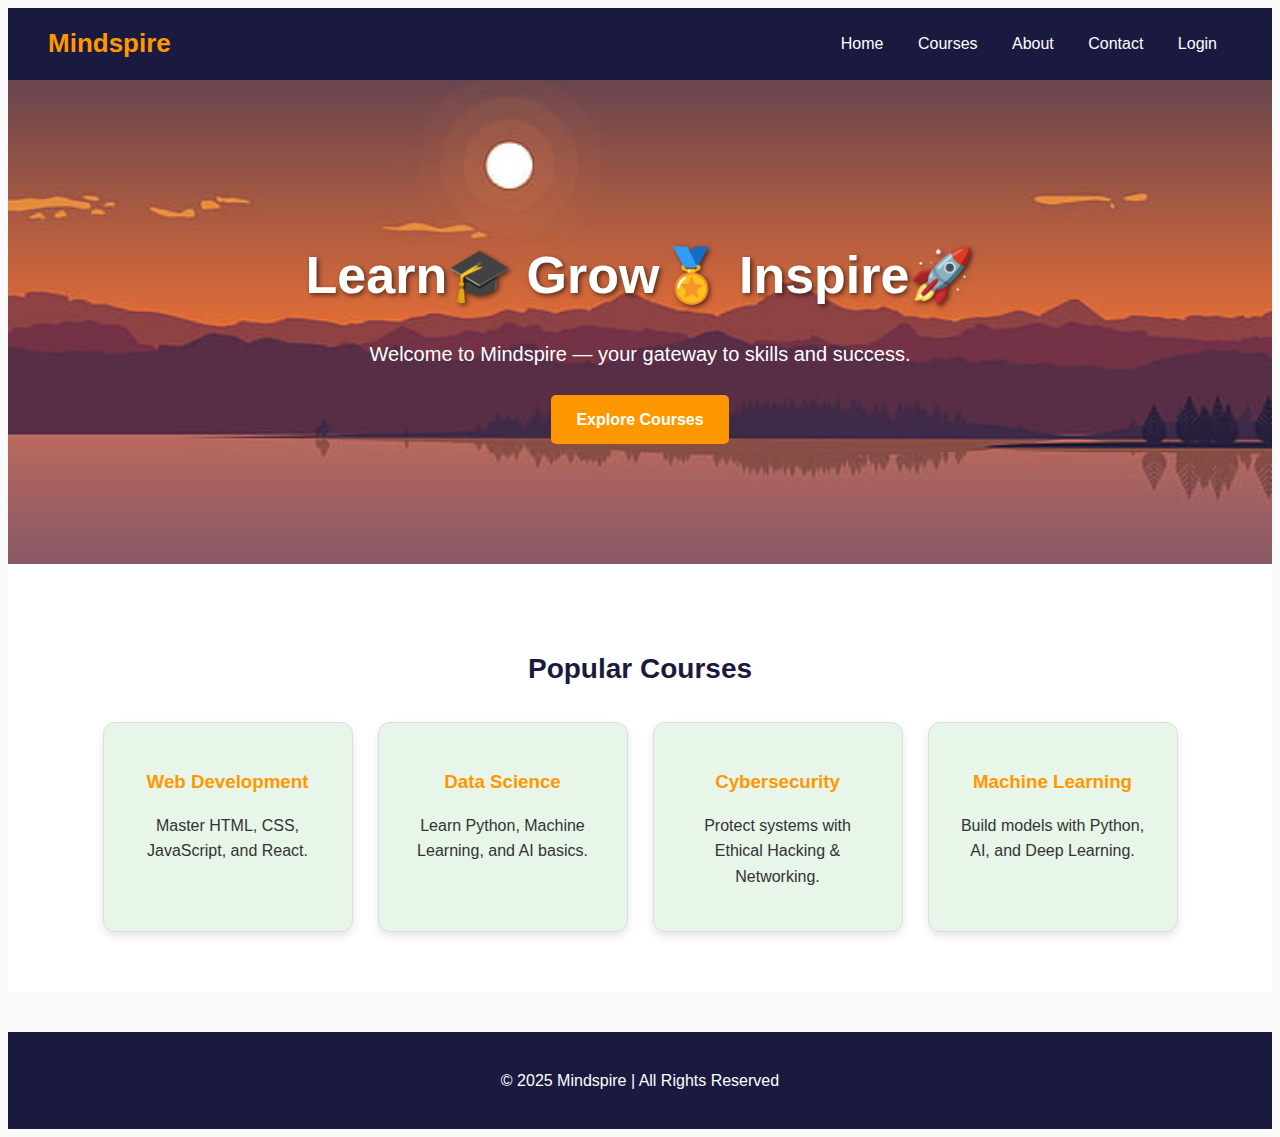
<file: index.html>
<!DOCTYPE html>
<head>
  <title>📚Mindspire </title>
  <link rel="stylesheet" href="style.css">
</head>
<body>

  
  <header>
    <div class="logo">Mindspire</div>
    <nav>
      <a href="index.html">Home</a>
      <a href="courses.html">Courses</a>
      <a href="about.html">About</a>
      <a href="contact.html">Contact</a>
      <a href="login.html">Login</a>
    </nav>
  </header>

 
  <section class="hero">
    <h1>Learn🎓 Grow🏅 Inspire🚀</h1>
    <p>Welcome to Mindspire — your gateway to skills and success.</p>
    <a href="courses.html" class="btn">Explore Courses</a>
  </section>

  
  <section class="courses">
    <h2>Popular Courses</h2>
    <div class="course-list">
      <div class="card">
        <h3>Web Development</h3>
        <p>Master HTML, CSS, JavaScript, and React.</p>
      </div>
      <div class="card">
        <h3>Data Science</h3>
        <p>Learn Python, Machine Learning, and AI basics.</p>
      </div>
      <div class="card">
        <h3>Cybersecurity</h3>
        <p>Protect systems with Ethical Hacking & Networking.</p>
      </div>
      <div class="card">
        <h3>Machine Learning</h3>
        <p>Build models with Python, AI, and Deep Learning.</p>
      </div>
    </div>
  </section>

 
  <footer>
    <p>&copy; 2025 Mindspire | All Rights Reserved</p>
  </footer>

</body>
</html>
</file>
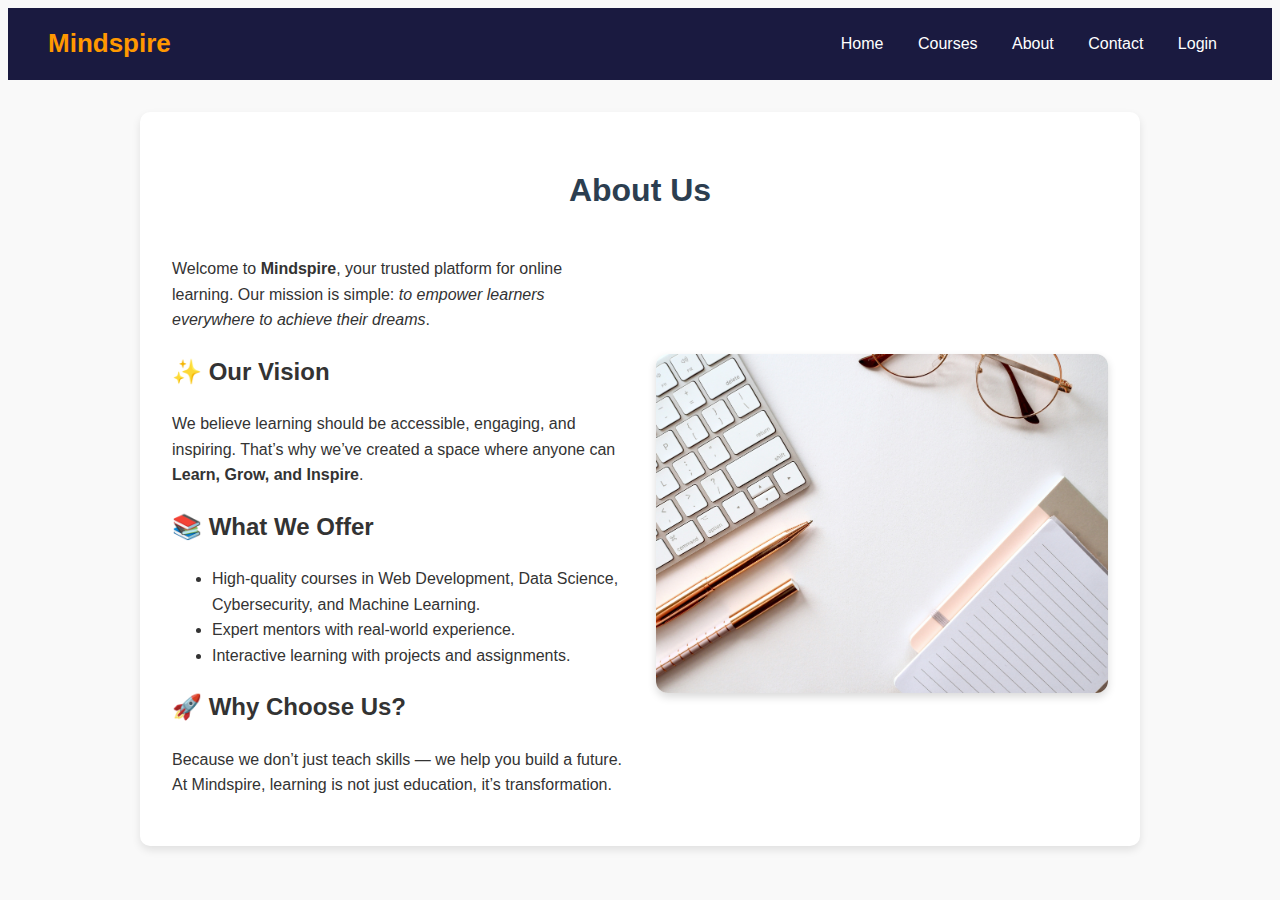
<file: about.html>
<!DOCTYPE html>
<head>
  <title>About Us - Mindspire</title>
  <link rel="stylesheet" href="style.css">
</head>
<body>
  <header>
    <div class="logo">Mindspire</div>
    <nav>
      <a href="index.html">Home</a>
      <a href="courses.html">Courses</a>
      <a href="about.html">About</a>
      <a href="contact.html">Contact</a>
      <a href="login.html">Login</a>
    </nav>
  </header>

  <!-- About Section -->
  <section class="about">
    <h1>About Us</h1>
    <div class="about-container">
      <!-- Text -->
      <div class="about-text">
        <p>
          Welcome to <strong>Mindspire</strong>, your trusted platform for online learning.  
          Our mission is simple: <em>to empower learners everywhere to achieve their dreams</em>.  
        </p>

        <h2>✨ Our Vision</h2>
        <p>We believe learning should be accessible, engaging, and inspiring.  
           That’s why we’ve created a space where anyone can <b>Learn, Grow, and Inspire</b>.</p>

        <h2>📚 What We Offer</h2>
        <ul>
          <li>High-quality courses in Web Development, Data Science, Cybersecurity, and Machine Learning.</li>
          <li>Expert mentors with real-world experience.</li>
          <li>Interactive learning with projects and assignments.</li>
        </ul>

        <h2>🚀 Why Choose Us?</h2>
        <p>Because we don’t just teach skills — we help you build a future.  
           At Mindspire, learning is not just education, it’s transformation.</p>
      </div>

      <!-- Image -->
      <div class="about-image">
        <img src="about.jpg"/>
      </div>
    </div>
  </section>
</body>
</html>
</file>
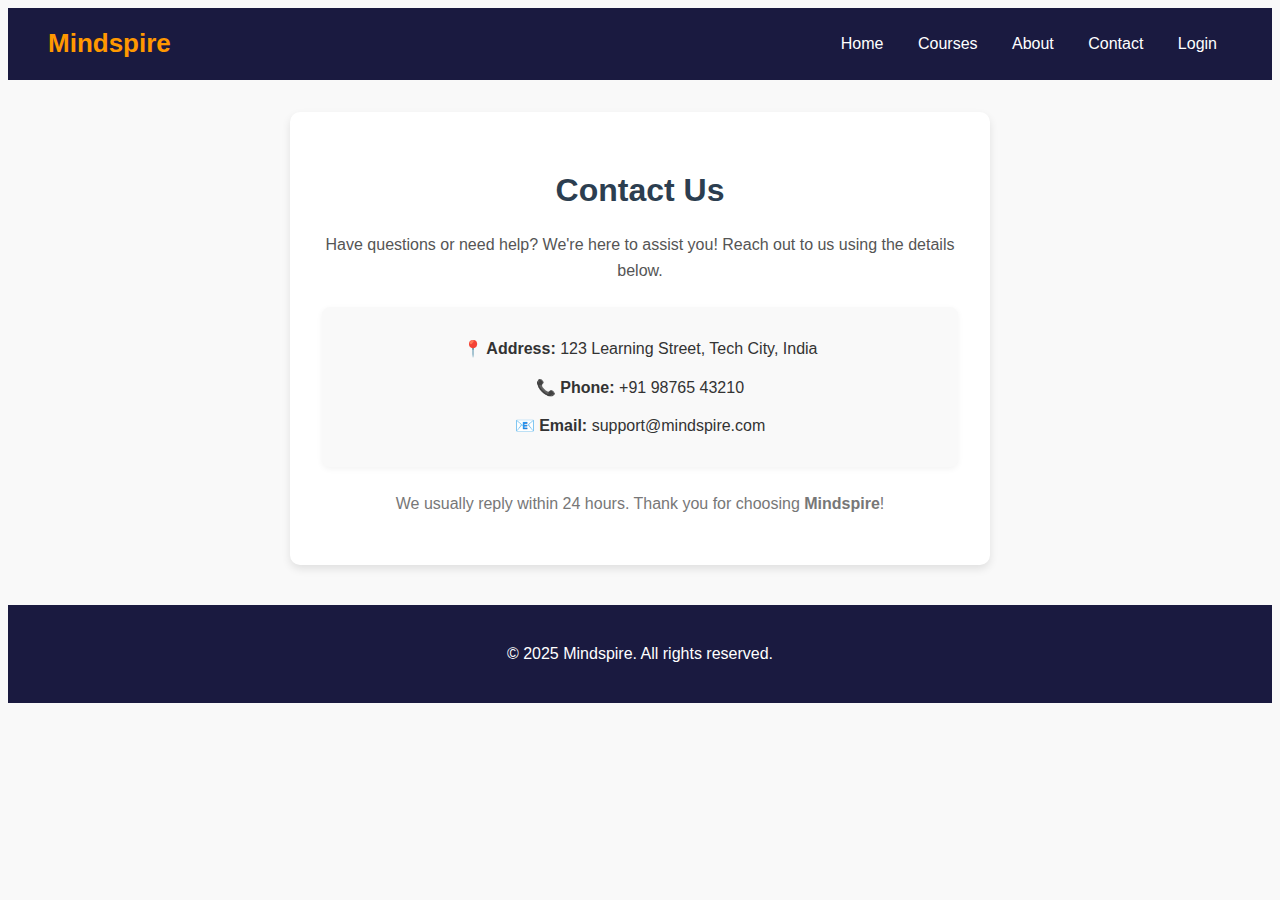
<file: contact.html>
<!DOCTYPE html>
<head>
  <title>Contact - Mindspire</title>
  <link rel="stylesheet" href="style.css">
</head>
<body>
  <header>
    <div class="logo">Mindspire</div>
    <nav>
      <a href="index.html">Home</a>
      <a href="courses.html">Courses</a>
      <a href="about.html">About</a>
      <a href="contact.html">Contact</a>
      <a href="login.html">Login</a>
    </nav>
  </header>

  <section class="contact-section">
    <h1>Contact Us</h1>
    <p class="contact-intro">
      Have questions or need help? We're here to assist you!  
      Reach out to us using the details below.
    </p>

    <div class="contact-info-box">
      <p><strong>📍 Address:</strong> 123 Learning Street, Tech City, India</p>
      <p><strong>📞 Phone:</strong> +91 98765 43210</p>
      <p><strong>📧 Email:</strong> support@mindspire.com</p>
    </div>

    <p class="thanks-msg">
      We usually reply within 24 hours. Thank you for choosing <strong>Mindspire</strong>!
    </p>
  </section>

  <footer>
    <p>&copy; 2025 Mindspire. All rights reserved.</p>
  </footer>
</body>
</html>
</file>
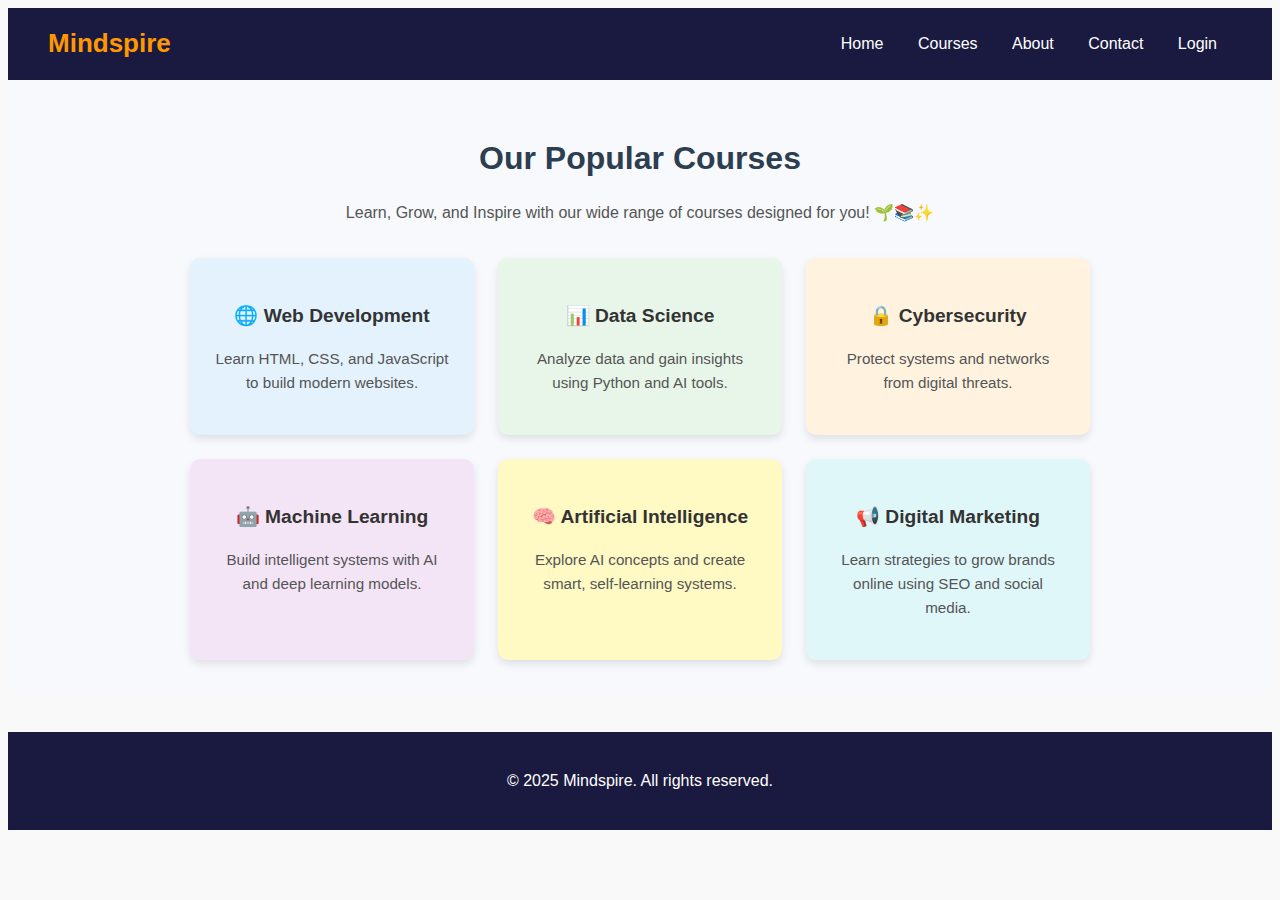
<file: courses.html>
<!DOCTYPE html>
<head>
  <title>Courses - Mindspire</title>
  <link rel="stylesheet" href="style.css">
</head>
<body>
 <header>
    <div class="logo">Mindspire</div>
    <nav>
      <a href="index.html">Home</a>
      <a href="courses.html">Courses</a>
      <a href="about.html">About</a>
      <a href="contact.html">Contact</a>
      <a href="login.html">Login</a>
    </nav>
  </header>

  <!-- Courses Section -->
  <section class="courses-section">
    <h1>Our Popular Courses</h1>
    <p class="course-intro">
      Learn, Grow, and Inspire with our wide range of courses designed for you! 🌱📚✨
    </p>

    <div class="course-grid">
      <div class="course-card web-dev">
        <h3>🌐 Web Development</h3>
        <p>Learn HTML, CSS, and JavaScript to build modern websites.</p>
      </div>

      <div class="course-card data-science">
        <h3>📊 Data Science</h3>
        <p>Analyze data and gain insights using Python and AI tools.</p>
      </div>

      <div class="course-card cybersecurity">
        <h3>🔒 Cybersecurity</h3>
        <p>Protect systems and networks from digital threats.</p>
      </div>

      <div class="course-card machine-learning">
        <h3>🤖 Machine Learning</h3>
        <p>Build intelligent systems with AI and deep learning models.</p>
      </div>

      <div class="course-card artificial-intelligence">
      <h3>🧠 Artificial Intelligence</h3>
      <p>Explore AI concepts and create smart, self-learning systems.</p>
    </div>

    <div class="course-card digital-marketing">
      <h3>📢 Digital Marketing</h3>
      <p>Learn strategies to grow brands online using SEO and social media.</p>
    </div>
    </div>
  </section>

  <footer>
    <p>&copy; 2025 Mindspire. All rights reserved.</p>
  </footer>
</body>
</html>
</file>
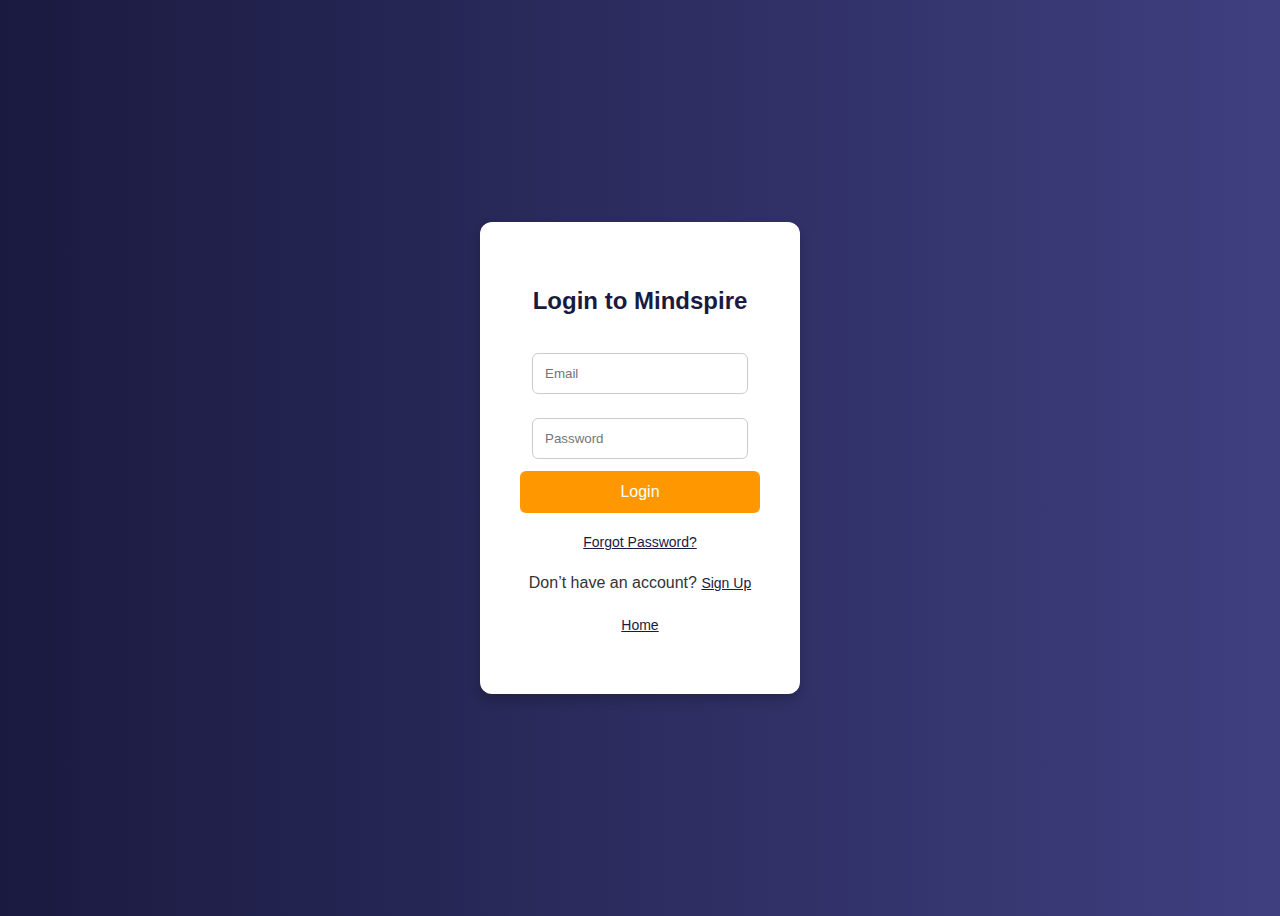
<file: login.html>
<!DOCTYPE html>
<head>
  <title>Login - Mindspire</title>
  <link rel="stylesheet" href="style.css">
</head>

<body class="login-body">

  <div class="login-container">
    <h2>Login to Mindspire</h2>
    <form>
      <input type="email" placeholder="Email" required>
      <input type="password" placeholder="Password" required>
      <button type="submit">Login</button>
      <p><a href="#">Forgot Password?</a></p>
      <p>Don’t have an account? <a href="#">Sign Up</a></p>
      <p><a href='index.html'>Home</a></p>
    </form>
  </div>

</body>
</html>
</file>
<file: style.css>
/* Home Style*/
* {
  box-sizing: border-box;
}

body {
  font-family: 'Segoe UI', Tahoma, Geneva, Verdana, sans-serif;
  line-height: 1.6;
  background: #f9f9f9;
  color: #333;
}


header {
  background: #1a1a40;
  color: white;
  display: flex;
  justify-content: space-between;
  align-items: center;
  padding: 15px 40px;
  position: sticky;
  top: 0;
  z-index: 1000;
}

header .logo {
  font-size: 26px;
  font-weight: bold;
  color: #ff9800;
}

header nav a {
  color: white;
  margin: 0 15px;
  text-decoration: none;
  font-size: 16px;
  transition: color 0.3s;
}

header nav a:hover {
  color: #ff9800;
}
.hero {
  background: url('sun.jpg') no-repeat center center/cover;
  color: white;
  text-align: center;
  padding: 120px 20px;
}

.hero h1 {
  font-size: 52px;
  margin-bottom: 15px;
  text-shadow: 2px 2px 5px rgba(0,0,0,0.6);
}

.hero p {
  font-size: 20px;
  margin-bottom: 25px;
}

.hero .btn {
  display: inline-block;
  padding: 12px 25px;
  background: #ff9800;
  color: white;
  text-decoration: none;
  border-radius: 5px;
  font-weight: bold;
  transition: background 0.3s;
}

.hero .btn:hover {
  background: #e68900;
}
.courses {
  padding: 60px 40px;
  text-align: center;
  background: #fff;
}

.courses h2 {
  margin-bottom: 30px;
  font-size: 28px;
  color: #1a1a40;
}

.course-list {
  display: flex;
  gap: 25px;
  justify-content: center;
  flex-wrap: wrap;
}

.card {
  border: 1px solid #ddd;
  padding: 25px;
  width: 250px;
  background:  #e8f5e9;
  border-radius: 12px;
  box-shadow: 0 4px 8px rgba(0,0,0,0.1);
  transition: transform 0.3s, box-shadow 0.3s;
}

.card:hover {
  transform: translateY(-5px);
  box-shadow: 0 6px 12px rgba(0,0,0,0.2);
}

.card h3 {
  margin-bottom: 10px;
  color: #ff9800;
}


footer {
  background: #1a1a40;
  color: white;
  text-align: center;
  padding: 20px;
  margin-top: 40px;
}
/*Login Page Styles */

.login-body {
  display: flex;
  justify-content: center;
  align-items: center;
  height: 100vh;
  background: linear-gradient(to right, #1a1a40, #3f3f80);
}

.login-container {
  background: white;
  padding: 40px;
  border-radius: 12px;
  box-shadow: 0 6px 12px rgba(0,0,0,0.2);
  width: 320px;
  text-align: center;
}

.login-container h2 {
  margin-bottom: 20px;
  color: #1a1a40;
}

.login-container input {
  width: 90%;
  padding: 12px;
  margin: 12px 0;
  border: 1px solid #ccc;
  border-radius: 6px;
}

.login-container button {
  width: 100%;
  padding: 12px;
  background: #ff9800;
  color: white;
  font-size: 16px;
  border: none;
  border-radius: 6px;
  cursor: pointer;
  transition: background 0.3s;
}

.login-container button:hover {
  background: #e68900;
}

.login-container a {
  color: #1a1a40;
  text-decoration: underline;
  font-size: 14px;
}

.login-container a:hover {
  text-decoration: underline;
}
/* About style */
.about {
  max-width: 1000px;
  margin: 2rem auto;
  padding: 2rem;
  background: #fff;
  border-radius: 10px;
  box-shadow: 0 4px 8px rgba(0,0,0,0.1);
}


.about h1 {
  color: #2c3e50;
  text-align: center;
}

.about-container {
  display: flex;
  flex-wrap: wrap;
  align-items: center;
  gap: 2rem;
  margin-top: 1.5rem;
}

.about-text {
  flex: 1;
}

.about-image {
  flex: 1;
  text-align: center;
}

.about-image img {
  max-width: 100%;
  border-radius: 12px;
  box-shadow: 0 4px 8px rgba(0,0,0,0.15);
}
/* Contact style */
.contact-section {
  max-width: 700px;
  margin: 2rem auto;
  padding: 2rem;
  text-align: center;
  background: #fff;
  border-radius: 10px;
  box-shadow: 0 4px 8px rgba(0,0,0,0.1);
}

.contact-section h1 {
  color: #2c3e50;
  margin-bottom: 1rem;
}

.contact-intro {
  font-size: 1rem;
  color: #555;
  margin-bottom: 1.5rem;
}

.contact-info-box {
  background: #f9f9f9;
  padding: 1rem;
  border-radius: 8px;
  box-shadow: 0 2px 6px rgba(0,0,0,0.05);
  margin-bottom: 1.5rem;
}

.contact-info-box p {
  font-size: 1rem;
  margin: 0.8rem 0;
  color: #333;
}

.thanks-msg {
  font-size: 1rem;
  color: #777;
}

/* courses style */
.courses-section {
  text-align: center;
  padding: 2rem;
  background: #f7f9fc;
}

.courses-section h1 {
  font-size: 2rem;
  color: #2c3e50;
  margin-bottom: 0.5rem;
}

.course-intro {
  font-size: 1rem;
  color: #555;
  margin-bottom: 2rem;
}

.course-grid {
  display: grid;
  grid-template-columns: repeat(auto-fit, minmax(220px, 1fr));
  gap: 1.5rem;
  max-width: 900px;
  margin: 0 auto;
}

.course-card {
  padding: 1.5rem;
  border-radius: 10px;
  color: #333;
  background: #fff;
  box-shadow: 0 4px 8px rgba(0,0,0,0.1);
  transition: transform 0.3s ease, box-shadow 0.3s ease;
}

.course-card:hover {
  transform: translateY(-5px);
  box-shadow: 0 6px 12px rgba(0,0,0,0.15);
}

.course-card h3 {
  margin-bottom: 0.8rem;
  font-size: 1.2rem;
}

.course-card p {
  font-size: 0.95rem;
  color: #555;
}

.web-dev {
  background: #e3f2fd; 
}

.data-science {
  background: #e8f5e9; 
}

.cybersecurity {
  background: #fff3e0; 
}

.machine-learning {
  background: #f3e5f5; 
}
.artificial-intelligence {
  background: #fff9c4; 
}
.digital-marketing {
  background: #e0f7fa; 
}
</file>
